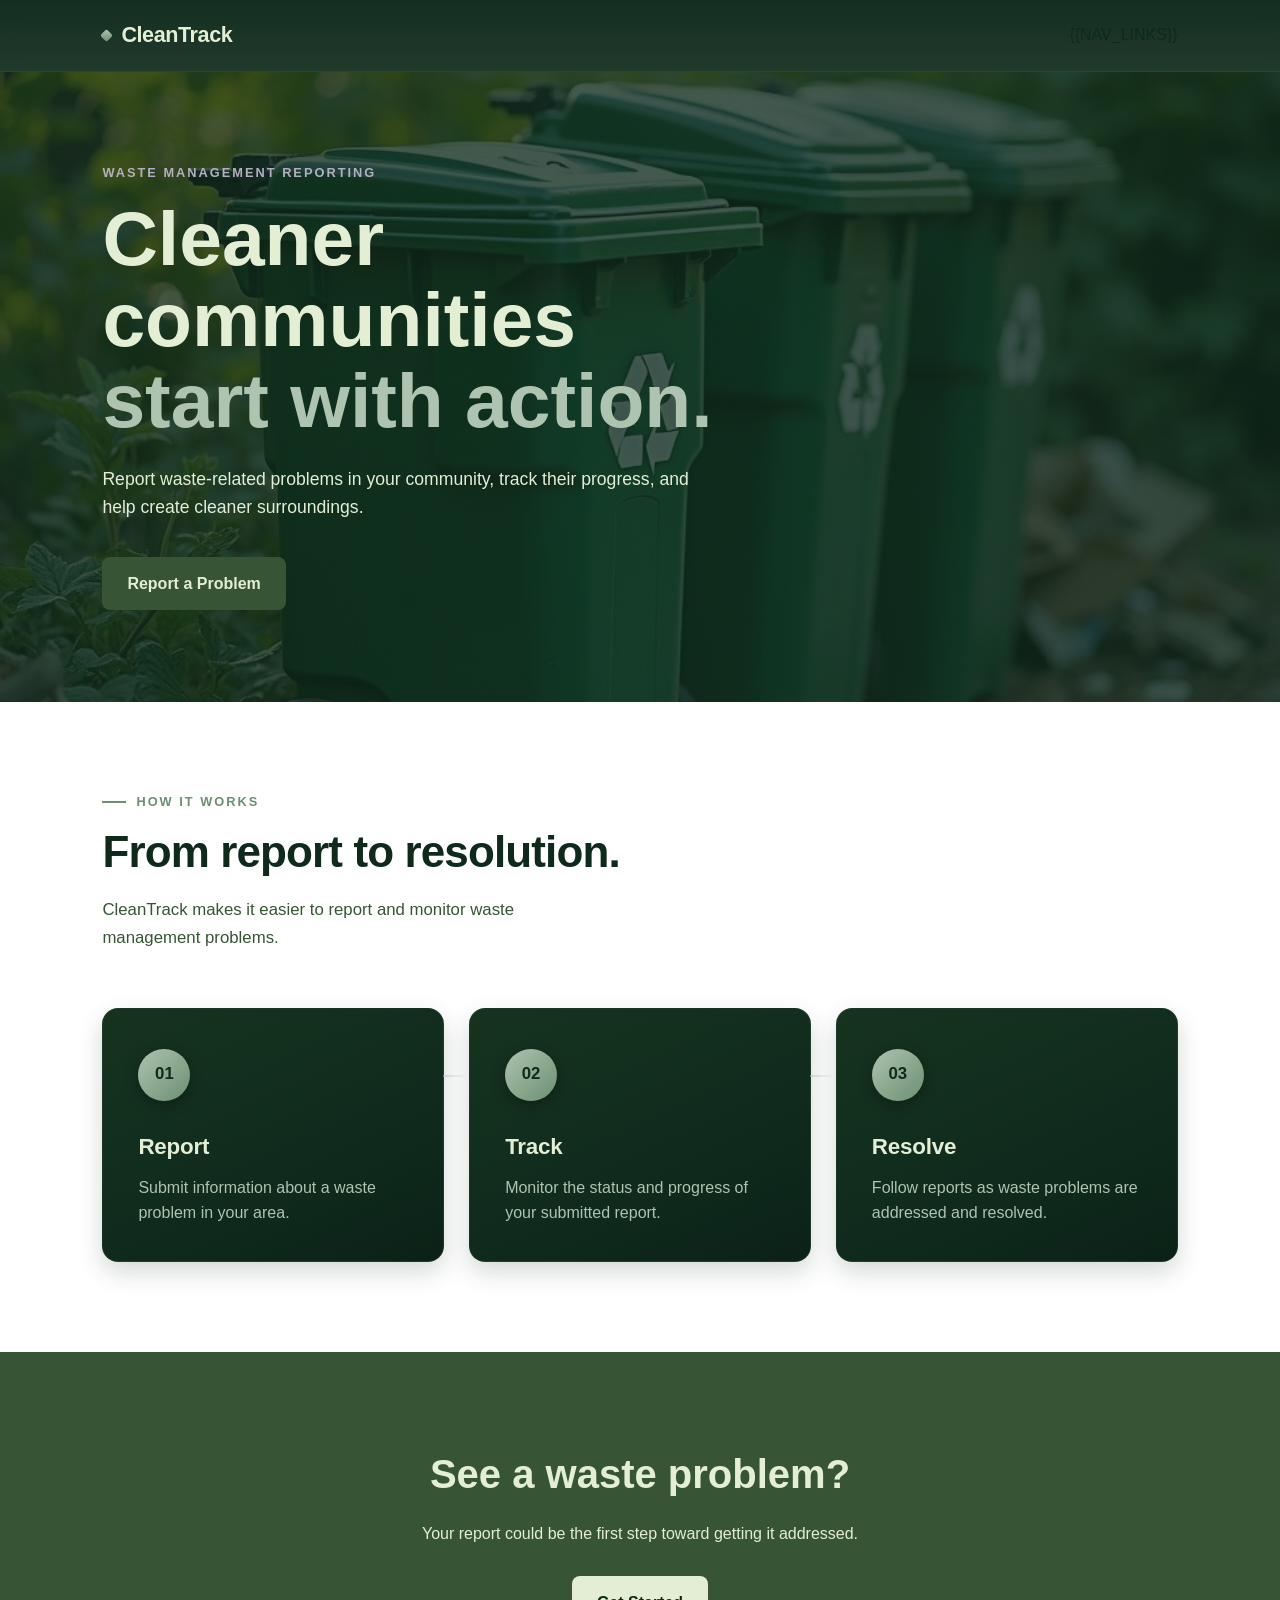
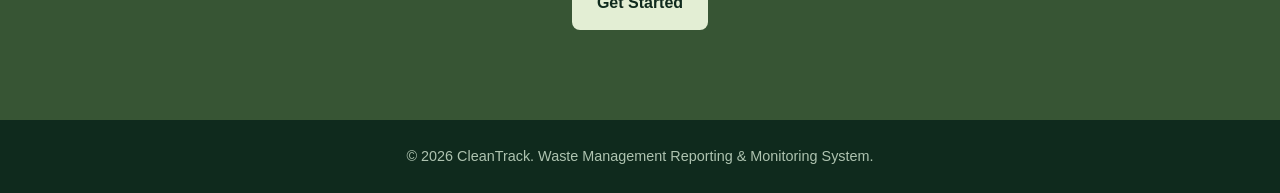
<file: pages/index.html>
<!DOCTYPE html>
<html lang="en">
<head>
    <meta charset="UTF-8">
    <meta name="viewport" content="width=device-width, initial-scale=1.0">
    <title>CleanTrack | Waste Management</title>
    <link rel="stylesheet" href="/static/css/style.css">
</head>
<body>
    <header>
        <nav class="navbar">
            <a href="/" class="logo">CleanTrack</a>
            <div class="nav-links">
                {{NAV_LINKS}}
            </div>
        </nav>
    </header>

    <main>
        <section class="hero">
            <div class="hero-content">
                <p class="section-title">WASTE MANAGEMENT REPORTING</p>
                <h1>
                    Cleaner communities <span>start with action.</span>
                </h1>
                <p class="hero-text">
                    Report waste-related problems in your community,
                    track their progress, and help create cleaner surroundings.
                </p>
                <div class="hero-buttons">
                    <a href="/login" class="button primary-button" id="report-problem-button">
                        Report a Problem
                    </a>
                </div>
            </div>
        </section>

        <section class="how-it-works">
            <div class="section-heading">
                <p class="section-title">HOW IT WORKS</p>
                <h2>From report to resolution.</h2>
                <p>
                    CleanTrack makes it easier to report and monitor
                    waste management problems.
                </p>
            </div>
            <div class="steps">
                <article class="step-card">
                    <div class="step-number">01</div>
                    <h3>Report</h3>
                    <p>Submit information about a waste problem in your area.</p>
                </article>

                <article class="step-card">
                    <div class="step-number">02</div>
                    <h3>Track</h3>
                    <p>Monitor the status and progress of your submitted report.</p>
                </article>

                <article class="step-card">
                    <div class="step-number">03</div>
                    <h3>Resolve</h3>
                    <p>Follow reports as waste problems are addressed and resolved.</p>
                </article>
            </div>
        </section>

        <section class="cta">
            <h2>See a waste problem?</h2>
            <p>Your report could be the first step toward getting it addressed.</p>
            <a href="/login" class="button secondary-button" id="get-started-button">Get Started</a>
        </section>
    </main>

    <footer>
        <p>&copy; 2026 CleanTrack. Waste Management Reporting & Monitoring System.</p>
    </footer>
</body>
</html>
</file>
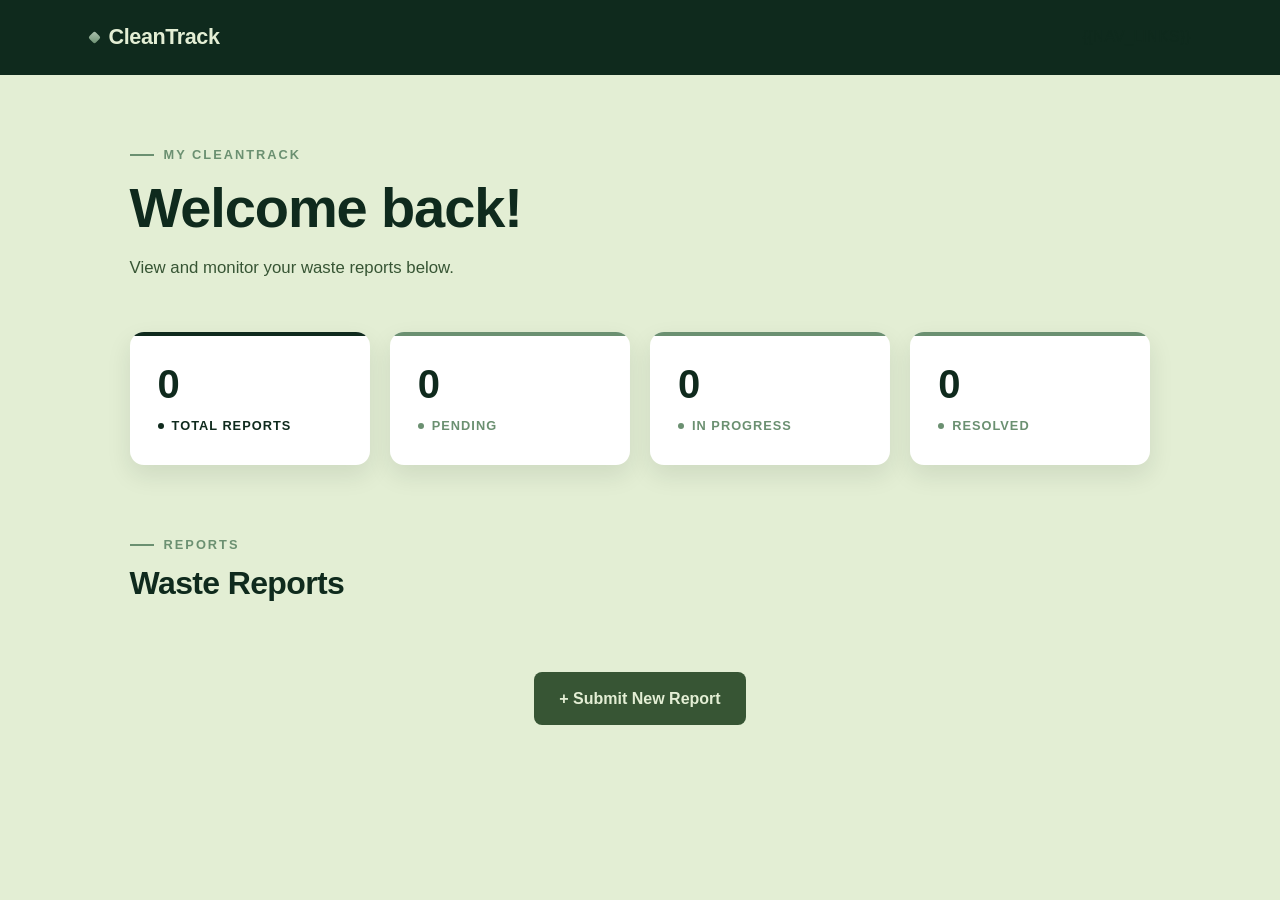
<file: pages/dashboard.html>
<!DOCTYPE html>
<html lang="en">
<head>
    <meta charset="UTF-8">
    <meta name="viewport" content="width=device-width, initial-scale=1.0">
    <title>Dashboard | CleanTrack</title>
    <link rel="stylesheet" href="/static/css/style.css">
</head>
<body class="dashboard-page">
    <header class="dashboard-navbar">
        <a href="/" class="logo">CleanTrack</a>
        <nav class="dashboard-nav">
            {{NAV_LINKS}}
        </nav>
    </header>
    <main class="dashboard-main">
        <!-- Welcome Section -->
        <section class="dashboard-header">
            <p class="section-title">MY CLEANTRACK</p>
            <h1 id="welcome-heading">Welcome back!</h1>
            <p>View and monitor your waste reports below.</p>
        </section>

        <!-- Statistics -->
        <section class="dashboard-stats">
            <div class="stat-card">
                <span class="stat-number" id="total-reports">0</span>
                <span class="stat-label">Total Reports</span>
            </div>
            <div class="stat-card">
                <span class="stat-number" id="pending-reports">0</span>
                <span class="stat-label">Pending</span>
            </div>
            <div class="stat-card">
                <span class="stat-number" id="in-progress-reports">0</span>
                <span class="stat-label">In Progress</span>
            </div>
            <div class="stat-card">
                <span class="stat-number" id="resolved-reports">0</span>
                <span class="stat-label">Resolved</span>
            </div>
        </section>

        <!-- Reports -->
        <section class="dashboard-reports">
            <div class="section-heading">
                <p class="section-title">REPORTS</p>
                <h2>Waste Reports</h2>
            </div>
            <div id="reports-container"></div>
        </section>
        <!-- Main Action -->
        <div class="dashboard-action">
            <a href="/report" class="button primary-button">
                + Submit New Report
            </a>
        </div>
    </main>
</body>
</html>
</file>
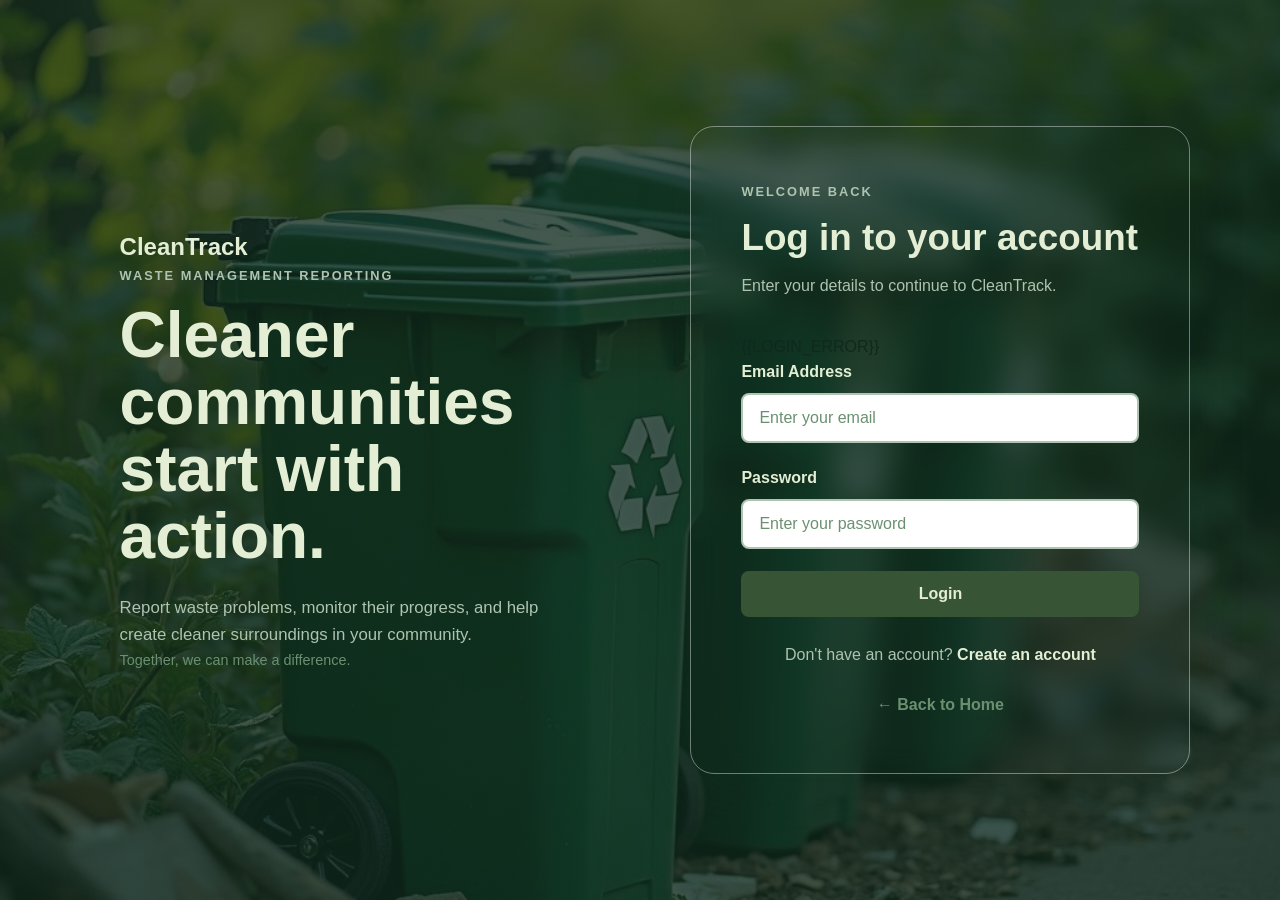
<file: pages/login.html>
<!DOCTYPE html>
<html lang="en">
<head>
    <meta charset="UTF-8">
    <meta name="viewport" content="width=device-width, initial-scale=1.0">
    <title>Login</title>
    <link rel="stylesheet" href="/static/css/style.css">
</head>
<body class="login-page">
    <main class="login-container">

        <!-- Left Side -->
        <section class="login-brand">
            <a href="/" class="login-logo">CleanTrack</a>
            <div class="brand-content">
                <p class="section-title">WASTE MANAGEMENT REPORTING</p>
                <h1>Cleaner communities start with action.</h1>
                <p>
                    Report waste problems, monitor their progress,
                    and help create cleaner surroundings in your community.
                </p>
            </div>
            <p class="brand-footer">Together, we can make a difference.</p>
        </section>

        <!-- Right Side -->
        <section class="login-form-section">
            <div class="login-form-container">
                <p class="section-title">WELCOME BACK</p>
                <h2>Log in to your account</h2>
                <p class="login-description">Enter your details to continue to CleanTrack.</p>
                {{LOGIN_ERROR}}
                <form action="/login" method="POST">
                    <div class="form-group">
                        <label for="email">Email Address</label>
                        <input
                            type="email"
                            id="email"
                            name="email"
                            placeholder="Enter your email"
                            required
                        >
                    </div>
                    <div class="form-group">
                        <label for="password">Password</label>
                        <input
                            type="password"
                            id="password"
                            name="password"
                            placeholder="Enter your password"
                            required
                        >
                    </div>
                    <button type="submit" class="button login-button">Login</button>
                </form>

                <p class="register-text">
                    Don't have an account?
                    <a href="/register">Create an account</a>
                </p>
                <a href="/" class="back-home">← Back to Home</a>
            </div>
        </section>
    </main>
</body>
</html>
</file>
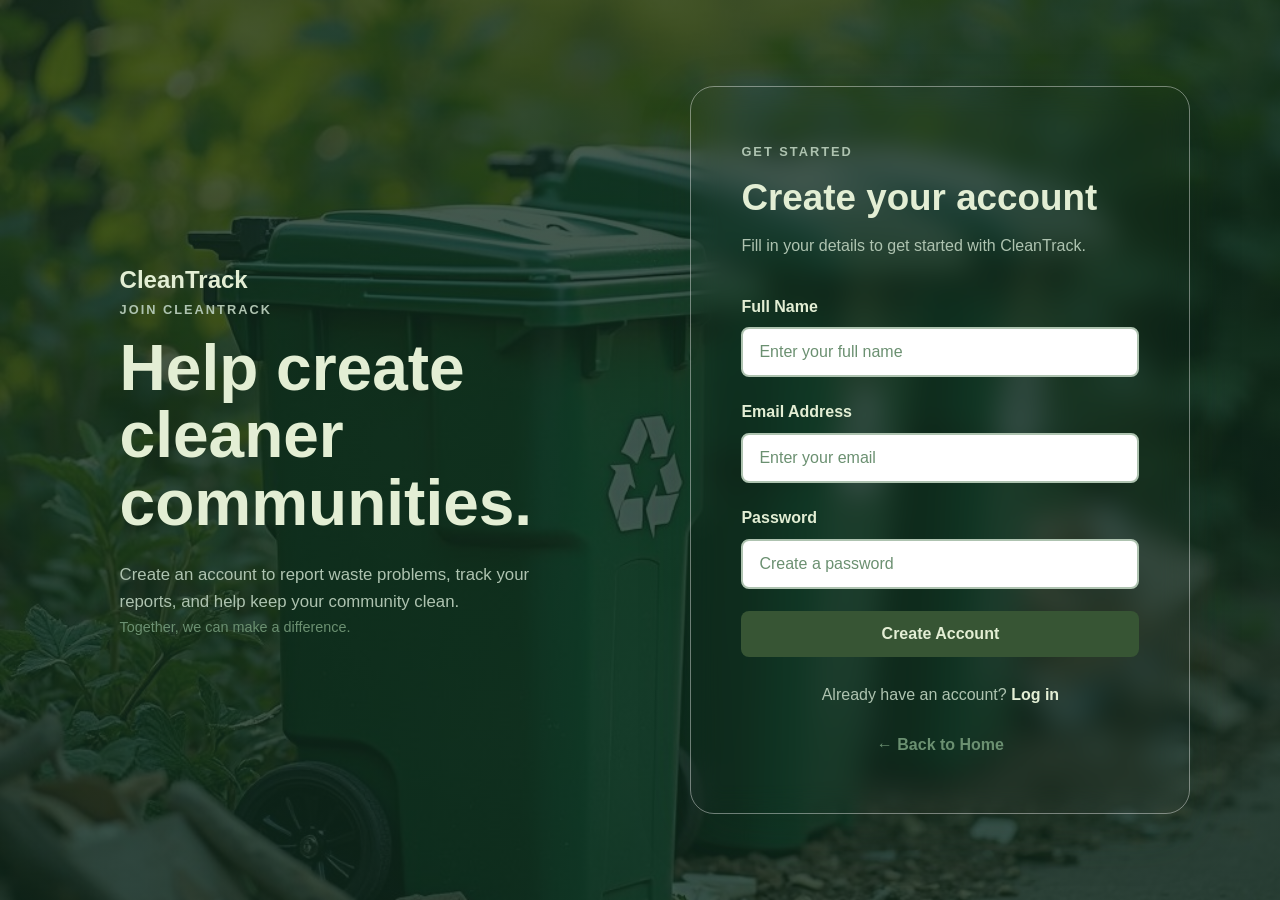
<file: pages/register.html>
<!DOCTYPE html>
<html lang="en">
<head>
    <meta charset="UTF-8">
    <meta name="viewport" content="width=device-width, initial-scale=1.0">
    <title>Create Account | CleanTrack</title>
    <link rel="stylesheet" href="/static/css/style.css">
</head>
<body class="login-page">
    <main class="login-container">
        <!-- Left Side -->
        <section class="login-brand">
            <a href="/" class="login-logo">CleanTrack</a>
            <div class="brand-content">
                <p class="section-title">JOIN CLEANTRACK</p>
                <h1>Help create cleaner communities.</h1>
                <p>
                    Create an account to report waste
                    problems, track your reports, and
                    help keep your community clean.
                </p>
            </div>
            <p class="brand-footer">Together, we can make a difference.</p>
        </section>

        <!-- Right Side -->
        <section class="login-form-section">
            <div class="login-form-container">
                <p class="section-title">GET STARTED</p>

                <h2>Create your account</h2>

                <p class="login-description">
                    Fill in your details to get started with CleanTrack.
                </p>
                
                <form action="/register" method="POST">
                    <div class="form-group">
                        <label for="name">Full Name</label>
                        <input
                            type="text"
                            id="name"
                            name="name"
                            placeholder="Enter your full name"
                            required
                        >
                    </div>
                    <div class="form-group">
                        <label for="email">Email Address</label>
                        <input
                            type="email"
                            id="email"
                            name="email"
                            placeholder="Enter your email"
                            required
                        >
                    </div>
                    <div class="form-group">
                        <label for="password">Password</label>
                        <input
                            type="password"
                            id="password"
                            name="password"
                            placeholder="Create a password"
                            required
                        >
                    </div>
                    <button type="submit" class="button login-button">
                        Create Account
                    </button>
                </form>
                <p class="register-text">
                    Already have an account?
                    <a href="/login">Log in</a>
                </p>
                <a href="/" class="back-home">← Back to Home</a>
            </div>
        </section>
    </main>
</body>
</html>
</file>
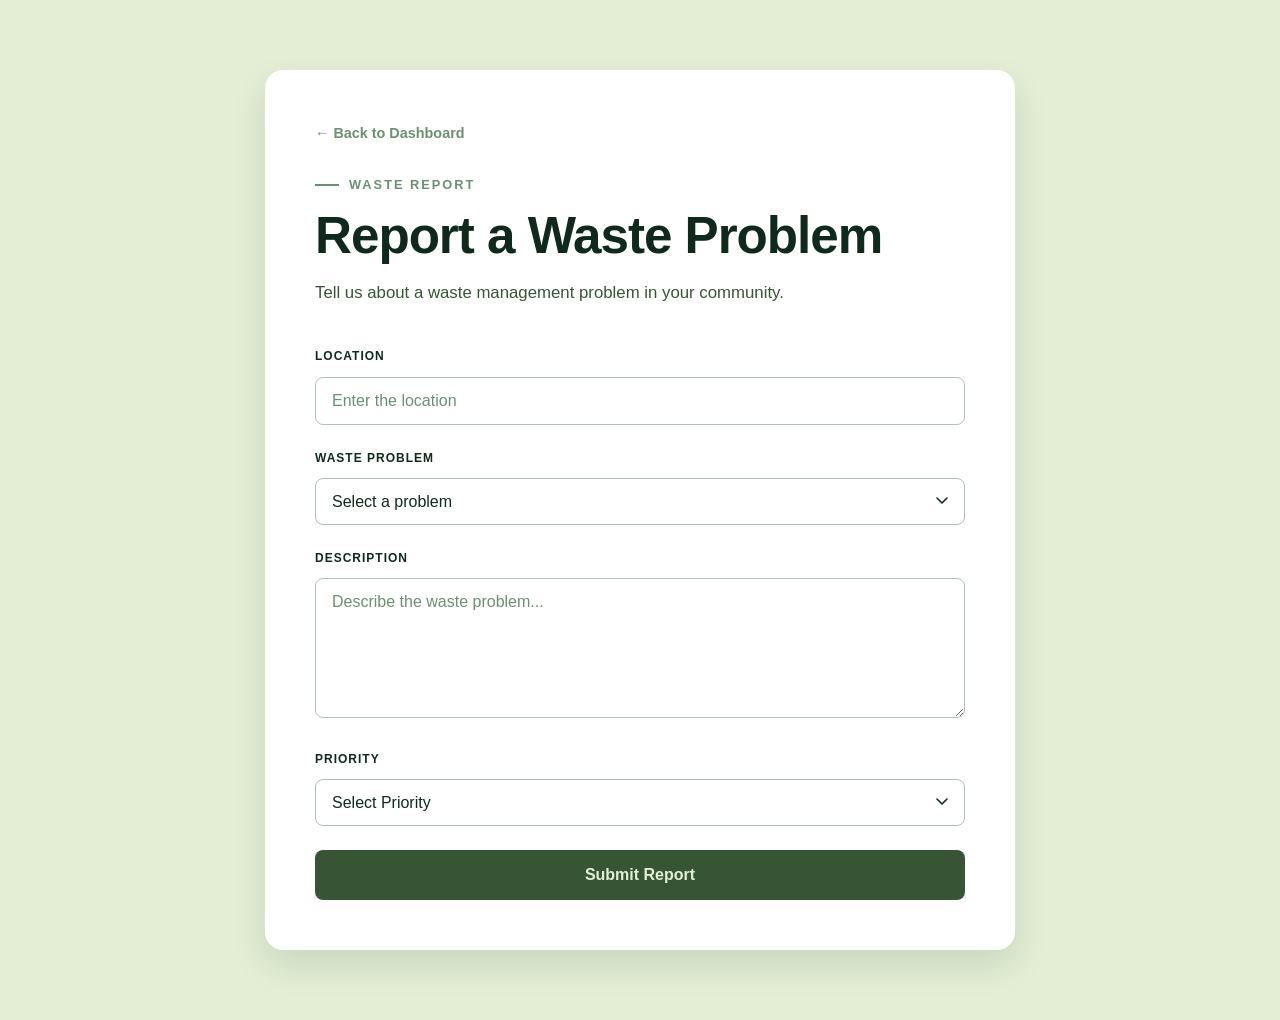
<file: pages/report.html>
<!DOCTYPE html>
<html lang="en">
<head>
    <meta charset="UTF-8">
    <meta
        name="viewport"
        content="width=device-width, initial-scale=1.0"
    >
    <title>Submit Report | CleanTrack</title>
    <link rel="stylesheet" href="/static/css/style.css">
</head>
<body>
    <main class="report-page">
        <section class="report-container">
            <a href="/dashboard" class="back-dashboard">
                ← Back to Dashboard
            </a>
            <p class="section-title">WASTE REPORT</p>
            <h1>Report a Waste Problem</h1>
            <p class="report-description">
                Tell us about a waste management problem in your community.
            </p>

            <form action="/reports" method="POST" class="report-form">
                <div class="form-group">
                    <label for="location">Location</label>
                    <input
                        type="text"
                        id="location"
                        name="location"
                        placeholder="Enter the location"
                        required
                    >
                </div>
                <div class="form-group">
                    <label for="problem">Waste Problem</label>
                    <select
                        id="problem"
                        name="problem"
                        required
                    >
                        <option value="">Select a problem</option>
                        <option value="Uncollected waste">Uncollected Waste</option>
                        <option value="Illegal dumping">Illegal Dumping</option>
                        <option value="Overflowing garbage">Overflowing Garbage</option>
                        <option value="Blocked drainage">Blocked Drainage</option>
                    </select>
                </div>
                <div class="form-group">
                    <label for="description">Description</label>
                    <textarea
                        id="description"
                        name="description"
                        placeholder="Describe the waste problem..."
                        rows="6"
                        required
                    ></textarea>
                </div>
                <div class="form-group">
                    <label for="priority">Priority</label>
                    <select
                        id="priority"
                        name="priority"
                        required
                    >
                        <option value="">Select Priority</option>
                        <option value="Low">Low</option>
                        <option value="Medium">Medium</option>
                        <option value="High">High</option>
                    </select>
                </div>

                <button type="submit" class="button">Submit Report</button>

            </form>
        </section>
    </main>
</body>
</html>
</file>
<file: static/css/style.css>
/*General Styles*/
*{
    margin: 0;
    padding: 0;
    box-sizing: border-box;
}

:root{
    --bg: #E3EED4;
    --dark: #0F2A1D;
    --dark-soft: #16331f;
    --mid: #375534;
    --sage: #AEC3B0;
    --accent: #6B9071;
    --white: #FFFFFF;
}

body{
    font-family: Arial, sans-serif;
    background-color: var(--bg);
    color: var(--dark);
    line-height: 1.6;
}

a{
    text-decoration: none;
    color: inherit;
}

/*Navigation*/
.navbar{
    position: sticky;
    top: 0;
    z-index: 100;
    background: linear-gradient(180deg, rgba(15,42,29,0.98), rgba(15,42,29,0.92));
    backdrop-filter: blur(10px);
    border-bottom: 1px solid rgba(174,195,176,0.15);
    display: flex;
    justify-content: space-between;
    align-items: center;
    padding: 18px 8%;
}

.logo{
    display: flex;
    align-items: center;
    gap: 10px;
    color: var(--bg);
    font-size: 1.35rem;
    font-weight: 800;
    letter-spacing: -0.02em;
}

.logo::before{
    content: "";
    width: 9px;
    height: 9px;
    border-radius: 2px;
    background: linear-gradient(135deg, var(--sage), var(--accent));
    transform: rotate(45deg);
    flex-shrink: 0;
}

.nav-links{
    display: flex;
    align-items: center;
    gap: 8px;
}

.nav-links a,
.dashboard-nav a{
    position: relative;
    color: var(--sage);
    font-size: 0.95rem;
    font-weight: 500;
    padding: 8px 14px;
    transition: color 0.2s ease;
}

.nav-links a:not(:last-child)::after,
.dashboard-nav a:not(:last-child)::after{
    content: "";
    position: absolute;
    left: 14px;
    right: 14px;
    bottom: 4px;
    height: 1.5px;
    background: var(--sage);
    transform: scaleX(0);
    transform-origin: left;
    transition: transform 0.25s ease;
}

.nav-links a:not(:last-child):hover,
.dashboard-nav a:not(:last-child):hover{
    color: var(--white);
}

.nav-links a:not(:last-child):hover::after,
.dashboard-nav a:not(:last-child):hover::after{
    transform: scaleX(1);
}

.nav-links a:last-child,
.dashboard-nav a:last-child{
    color: var(--bg);
    border: 1px solid rgba(174,195,176,0.35);
    border-radius: 999px;
    padding: 8px 20px;
    transition: background 0.2s ease, border-color 0.2s ease, color 0.2s ease;
}

.nav-links a:last-child:hover,
.dashboard-nav a:last-child:hover{
    background: var(--accent);
    border-color: var(--accent);
    color: var(--dark);
}

/*Hero*/
.hero{
    min-height: 70vh;
    display: flex;
    align-items: center;
    padding: 80px 8%;

    background-image:
        linear-gradient(
            rgba(15, 42, 29, 0.78),
            rgba(15, 42, 29, 0.78)
        ),
        url("/static/images/hero.jpg");
    background-size: cover;
    background-position: center;
}

.hero-content{
    max-width: 700px;
}

.section-title{
    color: #b4aec3;
    font-size: 0.8rem;
    font-weight: bold;
    letter-spacing: 2px;
    margin-bottom: 15px;
}

.hero h1{
    color: #E3EED4;
    font-size: clamp(2.5rem, 6vw, 5rem);
    line-height: 1.05;
    margin-bottom: 25px;
}

.hero h1 span{
    color: #AEC3B0;
    display: block;
}

.hero-text{
    color: #E3EED4;
    font-size: 1.1rem;
    max-width: 600px;
    margin-bottom: 35px;
}

/*Buttons*/
.button{
    display: inline-block;
    padding: 14px 25px;
    border-radius: 8px;
    font-weight: bold;
    transition: 0.2s;
}

.primary-button{
    background-color: #375534;
    color: #E3EED4;
}

.primary-button:hover{
    background-color: #0F2A1D;
    transform: translateY(-2px);
}

/*How It Works*/
.how-it-works{
    background-color: #FFFFFF;
    padding: 90px 8%;
}

.section-heading{
    max-width: 600px;
    margin-bottom: 55px;
}

.section-heading .section-title{
    display: flex;
    align-items: center;
    gap: 10px;
    color: var(--accent);
}
 
.section-heading .section-title::before{
    content: "";
    width: 24px;
    height: 2px;
    background: var(--accent);
    flex-shrink: 0;
}

.section-heading h2{
    color: #0F2A1D;
    font-size: clamp(2rem, 4vw, 2.75rem);
    font-weight: 800;
    line-height: 1.15;
    letter-spacing: -0.02em;
    margin-bottom: 18px;
}

.section-heading > p:last-child{
    color: var(--mid);
    font-size: 1.05rem;
    line-height: 1.7;
    max-width: 480px;
}

.steps{
    display: grid;
    grid-template-columns: repeat(3, 1fr);
    gap: 25px;
}

.step-card{
    position: relative;
    background: linear-gradient(155deg, var(--dark-soft) 0%, var(--dark) 65%, #0b2117 100%);
    border: 1px solid rgba(174,195,176,0.08);
    padding: 40px 35px 35px;
    border-radius: 16px;
    box-shadow: 0 10px 25px rgba(15, 42, 29, 0.18);
    transition: transform 0.25s ease, box-shadow 0.25s ease, border-color 0.25s ease;
}

.step-number{
    width: 52px;
    height: 52px;
    border-radius: 50%;
    display: flex;
    align-items: center;
    justify-content: center;
    background: linear-gradient(135deg, var(--sage), var(--accent));
    color: var(--dark);
    font-size: 1.05rem;
    font-weight: 800;
    margin-bottom: 28px;
    box-shadow: 0 4px 14px rgba(0,0,0,0.28);
    transition: transform 0.25s ease;
}

/* connects each card to the next — the report/track/resolve pipeline */
.step-card:not(:last-child)::after{
    content: "";
    position: absolute;
    top: 66px;
    right: -25px;
    width: 25px;
    height: 2px;
    background: linear-gradient(90deg, rgba(174,195,176,0.55), rgba(174,195,176,0));
    z-index: 2;
}

.step-card h3{
    color: #E3EED4;
    font-size: 1.4rem;
    letter-spacing: -0.01em;
    margin-bottom: 10px;
}

.step-card p{
    color: #AEC3B0;
}

.step-card:hover{
    transform: translateY(-6px);
    border-color: rgba(174,195,176,0.3);
    box-shadow: 0 18px 34px rgba(15, 42, 29, 0.28);
}

.step-card:hover .step-number{
    transform: scale(1.08);
}

@media (max-width: 860px){
    .steps{
        grid-template-columns: 1fr;
    }
    .step-card:not(:last-child)::after{
        display: none;
    }
}

/*Call To Action*/
.cta{
    background-color: #375534;
    color: #E3EED4;
    text-align: center;
    padding: 90px 8%;
}

.cta h2{
    font-size: 2.5rem;
    margin-bottom: 15px;
}

.cta p{
    margin-bottom: 30px;
}

.secondary-button{
    background-color: #E3EED4;
    color: #0F2A1D;
}

.secondary-button:hover{
    background-color: #FFFFFF;
}

/*footer*/
footer{
    background-color: #0F2A1D;
    color: #AEC3B0;
    text-align: center;
    padding: 25px 8%;
    font-size: 0.9rem;
}

/*Login Page*/
.login-page{
    min-height: 100vh;
    background-image:
        linear-gradient(rgba(15, 42, 29, 0.78), rgba(15, 42, 29, 0.78)),
        url("/static/images/hero.jpg");
    background-size: cover;
    background-position: center;
    background-attachment: fixed;
}

/* Main Login Layout */
.login-container{
    min-height: 100vh;
    display: flex;
    align-items: center;
    justify-content: space-between;
    padding: 50px 7%;
}

@media (max-width: 768px){
    .login-container {
        display: block !important;
        width: 100vw !important;
        padding: 20px !important;
    }

    .login-brand {
        display: block !important;
        width: 100% !important;
        max-width: none !important;
        min-width: 0 !important;
        padding: 20px 0 !important;
    }

    .brand-content {
        display: block !important;
        width: 100% !important;
        max-width: none !important;
        min-width: 0 !important;
    }

}

/*Login Brand Section*/
.login-brand{
    background-color: transparent;
    color: #E3EED4;
    width: 48%;
    max-width: 600px;
    padding: 30px;
    display: flex;
    flex-direction: column;
    justify-content: space-between;
}

.login-logo{
    color: #E3EED4;
    font-size: 1.5rem;
    font-weight: bold;
}

.brand-content {
    max-width: 500px;
}

.brand-content .section-title{
    color: #AEC3B0;
}

.brand-content h1{
    font-size: clamp(2.5rem, 5vw, 4.5rem);
    line-height: 1.05;
    margin-bottom: 25px;
}

.brand-content > p:last-child{
    color: #AEC3B0;
    font-size: 1.05rem;
}

.brand-footer{
    color: #6B9071;
    font-size: 0.9rem;
}


/*Login Form Section*/
.login-form-section{
    width: 100%;
    max-width: 500px;
    background-color: rgba (227, 238, 212, 0.72);
    backdrop-filter: blur(14px);
    -webkit-backdrop-filter: blur(14px);
    border: 1px solid rgba(255, 255, 255, 0.4);
    border-radius: 24px;
    box-shadow: 0 20px 50px rgba(15, 42, 29, 0.25);
    display:  flex;
    align-items: center;
    justify-content: center;
    padding: 55px 50px;  
}

.login-form-container{
    width: 100%;
    max-width: 450px;
}

.login-form-container .section-title{
    color: #AEC3B0;
    font-weight: bold;}

.login-form-container h2{
    color: #E3EED4;
    font-size: 2.3rem;
    line-height: 1.1;
    margin-bottom: 15px;
}

@media (max-width: 768px){
    .login-form-section {
        padding: 35px 25px !important;
    }
}

.login-description{
    color: #AEC3B0;
    margin-bottom: 35px;
}

.login-error {
    background-color: #f8d7da;
    color: #842029;
    padding: 12px 15px;
    border-radius: 8px;
    margin-bottom: 20px;
    font-size: 0.95rem;
    border-left: 3px solid #842029;
}

/*Form Fields*/
.form-group{
    margin-bottom: 22px;
}

.form-group label{
    display: block;
    color: #E3EED4;
    font-weight: bold;
    margin-bottom: 8px;
}

.form-group input{
    width: 100%;
    padding: 14px 16px;
    border: 2px solid #AEC3B0;
    border-radius: 8px;
    background-color: #FFFFFF;
    color: #0F2A1D;
    font-size: 1rem;
    outline: none;
    transition: border-color 0.2s, box-shadow 0.2s;
}

.form-group input:focus{
    border-color: #375534;
    box-shadow: 0 0 0 3px rgba(55, 85, 52, 0.15);
}

.form-group input::placeholder{
    color: #6B9071;
}

/*Login Button*/
.login-button{
    width: 100%;
    border: none;
    background-color: #375534;
    color: #E3EED4;
    font-size: 1rem;
    cursor: pointer;
}

.login-button:hover{
    background-color: #0F2A1D;
    transform: translateY(-2px);
}


/*Register / Home Links*/
.register-text{
    text-align: center;
    color: #AEC3B0;
    margin-top: 25px;
}

.register-text a{
    color: #E3EED4;
    font-weight: bold;
}

.register-text a:hover{
    color: #6B9071;
}

.back-home{
    display: block;
    text-align: center;
    color: #6B9071;
    margin-top: 25px;
    font-weight: 600;
    transition: color 0.2s ease, gap 0.2s ease;

}

.back-home:hover{
    color: #375534;
}

.report-actions{
    display: flex;
    gap: 10px;
    margin-top: 20px;
}

.delete-form{
    margin: 0;
}

.delete-button{
    cursor: pointer;
}

.status-control{
    margin-top: 20px;
    padding-top: 15px;
    border-top: 1px solid rgba(255, 255, 255, 0.15);
}

.status-control form{
    display: flex;
    align-items: center;
    gap: 10px;
    flex-wrap: wrap;
}

.status-control select{
    padding: 10px;
    border-radius: 8px;
}

.report-search{
    margin-bottom: 30px;
    padding: 20px;
    border-radius: 12px;
}

.search-row{
    display: flex;
    gap: 10px;
    margin-top: 10px;
}

.search-row input{
    flex: 1;
}

.report-search form{
    display: flex;
    gap: 15px;
    align-items: end;
    flex-wrap: wrap;
}

.search-field{
    display: flex;
    flex-direction: column;
    gap: 6px;
}

.search-field input, .search-field select{
    padding: 10px;
    border-radius: 8px;
}

/* Dashboard */
.dashboard-page {
    background-color: #E3EED4;
    color: #0F2A1D;
    min-height: 100vh;
}

.dashboard-navbar {
    background-color: #0F2A1D;
    padding: 20px 7%;
    display: flex;
    align-items: center;
    justify-content: space-between;
}

.dashboard-navbar .logo {
    color: #E3EED4;
}

.dashboard-nav {
    display: flex;
    align-items: center;
    gap: 25px;
}

.dashboard-nav a {
    color: #AEC3B0;
    font-size: 0.95rem;
    transition: color 0.2s ease;
}

.dashboard-nav a:hover {
    color: #E3EED4;
}

.dashboard-main {
    width: 100%;
    max-width: 1200px;
    margin: 0 auto;
    padding: 70px 7%;
}

/* Welcome header */
.dashboard-header {
    margin-bottom: 50px;
    max-width: 600px;
}

.dashboard-header .section-title {
    display: flex;
    align-items: center;
    gap: 10px;
    color: #6B9071;
    margin-bottom: 12px;
}

.dashboard-header .section-title::before {
    content: "";
    width: 24px;
    height: 2px;
    background: #6B9071;
    flex-shrink: 0;
}

.dashboard-header h1 {
    color: #0F2A1D;
    font-size: clamp(2.2rem, 5vw, 3.5rem);
    font-weight: 800;
    letter-spacing: -0.02em;
    line-height: 1.1;
    margin-bottom: 15px;
}

.dashboard-header > p:last-child {
    color: #375534;
    font-size: 1.05rem;
    line-height: 1.7;
}

/* Stat cards — each status gets its own accent so the row reads at a glance */
.dashboard-stats {
    display: grid;
    grid-template-columns: repeat(4, 1fr);
    gap: 20px;
    margin-bottom: 70px;
}

.stat-card {
    position: relative;
    background-color: #FFFFFF;
    padding: 32px 28px 28px;
    border-radius: 14px;
    overflow: hidden;
    box-shadow: 0 10px 25px rgba(15, 42, 29, 0.10);
    display: flex;
    flex-direction: column;
    transition: transform 0.2s ease, box-shadow 0.2s ease;
}

.stat-card::before {
    content: "";
    position: absolute;
    top: 0;
    left: 0;
    right: 0;
    height: 4px;
    background: var(--stat-accent, #6B9071);
}

.dashboard-stats .stat-card:nth-child(1) { --stat-accent: #0F2A1D; }
.dashboard-stats .stat-card:nth-child(2) { --stat-accent: #6B9071; }
.dashboard-stats .stat-card:nth-child(3) { --stat-accent: #6B9071; }
.dashboard-stats .stat-card:nth-child(4) { --stat-accent: #6B9071; }

.stat-card:hover {
    transform: translateY(-4px);
    box-shadow: 0 15px 30px rgba(15, 42, 29, 0.15);
}

.stat-number {
    color: #0F2A1D;
    font-size: 2.5rem;
    font-weight: 800;
    line-height: 1;
    margin-bottom: 12px;
}

.stat-label {
    display: flex;
    align-items: center;
    gap: 8px;
    color: var(--stat-accent, #6B9071);
    font-size: 0.8rem;
    text-transform: uppercase;
    letter-spacing: 1px;
    font-weight: bold;
}

.stat-label::before {
    content: "";
    width: 6px;
    height: 6px;
    border-radius: 50%;
    background: var(--stat-accent, #6B9071);
    flex-shrink: 0;
}

/* Reports section */
.dashboard-reports {
    margin-bottom: 40px;
}

.dashboard-reports .section-heading {
    margin-bottom: 30px;
    max-width: 600px;
}

.dashboard-reports .section-title {
    display: flex;
    align-items: center;
    gap: 10px;
    color: #6B9071;
    margin-bottom: 10px;
}

.dashboard-reports .section-title::before {
    content: "";
    width: 24px;
    height: 2px;
    background: #6B9071;
    flex-shrink: 0;
}

.dashboard-reports .section-heading h2 {
    color: #0F2A1D;
    font-size: clamp(1.6rem, 3vw, 2rem);
    font-weight: 800;
    letter-spacing: -0.02em;
}

.dashboard-action {
    margin-top: 20px;
    display: flex;
    justify-content: center;
}

/* Report Cards */
#reports-container {
    display: grid;
    grid-template-columns: repeat(2, 1fr);
    gap: 20px;
}

.report-card {
    background-color: #FFFFFF;
    border-radius: 14px;
    padding: 30px;
    margin-bottom: 0;
    box-shadow: 0 8px 20px rgba(15, 42, 29, 0.10);
    border-left: 5px solid #6B9071;
    transition: transform 0.2s ease, box-shadow 0.2s ease;
}

.report-card:hover {
    transform: translateY(-3px);
    box-shadow: 0 14px 26px rgba(15, 42, 29, 0.15);
}

.report-status {
    display: inline-block;
    background-color: #E3EED4;
    color: #375534;
    padding: 5px 12px;
    border-radius: 20px;
    font-size: 0.75rem;
    font-weight: bold;
    text-transform: uppercase;
    letter-spacing: 0.8px;
    margin-bottom: 12px;
}

.report-card h3 {
    color: #0F2A1D;
    font-size: 1.4rem;
    margin-bottom: 15px;
}

.report-card p {
    color: #375534;
    margin-bottom: 10px;
}

.report-card p strong {
    color: #0F2A1D;
}

.report-card small {
    display: block;
    color: #6B9071;
    margin-top: 18px;
}

.report-actions {
    display: flex;
    gap: 10px;
    margin-top: 25px;
}

.report-actions .button {
    padding: 10px 18px;
    font-size: 0.9rem;
}

.delete-button {
    border: none;
    background-color: #0F2A1D;
    color: #E3EED4;
}

.delete-button:hover {
    background-color: #375534;
    transform: translateY(-2px);
}

@media (max-width: 768px) {
    .dashboard-navbar {
        padding: 18px 5%;
    }

    .dashboard-nav {
        gap: 12px;
    }

    .dashboard-nav a {
        font-size: 0.85rem;
    }

    .dashboard-main {
        padding: 45px 5%;
    }

    .dashboard-header {
        margin-bottom: 35px;
    }

    .dashboard-header h1 {
        font-size: 2.4rem;
    }

    .dashboard-stats {
        grid-template-columns: repeat(2, 1fr);
        gap: 15px;
        margin-bottom: 50px;
    }

    .stat-card {
        padding: 25px;
    }

    #reports-container {
        grid-template-columns: 1fr;
    }

    .report-card {
        padding: 25px 20px;
    }

    .report-actions {
        flex-wrap: wrap;
    }

    .report-page {
        padding: 35px 5%;
    }

    .report-container {
        padding: 35px 25px;
        border-radius: 14px;
    }

    .report-container h1 {
        font-size: 2.2rem;
    }

    .report-form .button {
        width: 100%;
    }
}

/* Report Forms */
.report-page {
    min-height: 100vh;
    background-color: #E3EED4;
    padding: 70px 7%;
}

.report-container {
    width: 100%;
    max-width: 750px;
    margin: 0 auto;
    background-color: #FFFFFF;
    padding: 50px;
    border-radius: 18px;
    box-shadow: 0 15px 35px rgba(15, 42, 29, 0.12);
}

/* Back link */
.back-dashboard {
    display: inline-flex;
    align-items: center;
    gap: 6px;
    color: #6B9071;
    font-size: 0.9rem;
    font-weight: 600;
    margin-bottom: 28px;
    transition: color 0.2s ease, gap 0.2s ease;
}

.back-dashboard:hover {
    color: #375534;
    gap: 10px;
}

.report-container .section-title {
    display: flex;
    align-items: center;
    gap: 10px;
    color: #6B9071;
    font-size: 0.8rem;
    font-weight: bold;
    text-transform: uppercase;
    letter-spacing: 2px;
    margin-bottom: 12px;
}

.report-container .section-title::before {
    content: "";
    width: 24px;
    height: 2px;
    background: #6B9071;
    flex-shrink: 0;
}

.report-container h1 {
    color: #0F2A1D;
    font-size: clamp(2.2rem, 5vw, 3.2rem);
    font-weight: 800;
    letter-spacing: -0.02em;
    line-height: 1.1;
    margin-bottom: 15px;
}

.report-description {
    color: #375534;
    font-size: 1.05rem;
    line-height: 1.7;
    max-width: 520px;
    margin-bottom: 40px;
}

.report-form .form-group {
    margin-bottom: 24px;
}

.report-form label {
    display: block;
    color: #0F2A1D;
    font-size: 0.75rem;
    font-weight: bold;
    text-transform: uppercase;
    letter-spacing: 1px;
    margin-bottom: 10px;
}

.report-form input,
.report-form select,
.report-form textarea {
    width: 100%;
    padding: 14px 16px;
    border: 1.5px solid #AEC3B0;
    border-radius: 8px;
    background-color: #FFFFFF;
    color: #0F2A1D;
    font-family: inherit;
    font-size: 1rem;
    outline: none;
    transition: border-color 0.2s ease, box-shadow 0.2s ease;
}

.report-form select {
    appearance: none;
    -webkit-appearance: none;
    background-image: url("data:image/svg+xml;utf8,<svg xmlns='http://www.w3.org/2000/svg' width='12' height='8' viewBox='0 0 12 8'><path d='M1 1L6 6L11 1' stroke='%230F2A1D' stroke-width='1.6' fill='none' stroke-linecap='round' stroke-linejoin='round'/></svg>");
    background-repeat: no-repeat;
    background-position: right 16px center;
    padding-right: 40px;
    cursor: pointer;
}

.report-form textarea {
    resize: vertical;
    min-height: 140px;
}

.report-form input:hover,
.report-form select:hover,
.report-form textarea:hover {
    border-color: #6B9071;
}

.report-form input:focus,
.report-form select:focus,
.report-form textarea:focus {
    border-color: #375534;
    box-shadow: 0 0 0 3px rgba(55, 85, 52, 0.15);
}

.report-form input::placeholder,
.report-form textarea::placeholder {
    color: #6B9071;
}

.report-form .button {
    display: block;
    width: 100%;
    border: none;
    background-color: #375534;
    color: #E3EED4;
    padding: 16px 25px;
    font-size: 1rem;
    cursor: pointer;
    margin-top: 12px;
    transition: background-color 0.2s ease, transform 0.2s ease;
}

.report-form .button:hover {
    background-color: #0F2A1D;
    transform: translateY(-2px);
}

@media (max-width: 768px) {
    .report-page {
        padding: 35px 5%;
    }

    .report-container {
        padding: 35px 25px;
        border-radius: 14px;
    }

    .report-container h1 {
        font-size: 2.2rem;
    }

    .report-form .button {
        width: 100%;
    }
}

.back-dashboard {
    display: inline-block;
    color: #6B9071;
    font-weight: bold;
    margin-bottom: 30px;
    transition: color 0.2s ease;
}

.back-dashboard:hover {
    color: #375534;
}

/* Admin Filters */
/* Search & filter panel */
.report-search {
    position: relative;
    background-color: #FFFFFF;
    padding: 28px 25px 25px;
    border-radius: 14px;
    box-shadow: 0 8px 20px rgba(15, 42, 29, 0.08);
    margin-bottom: 60px;
    overflow: hidden;
}

/* thin gradient runs across the three statuses this panel filters by */
.report-search::before {
    content: "";
    position: absolute;
    top: 0;
    left: 0;
    right: 0;
    height: 4px;
    background: linear-gradient(90deg, #6B9071, #375534, #AEC3B0);
}

.report-search form {
    display: grid;
    grid-template-columns: 1.5fr 1fr 1fr auto;
    gap: 18px;
    align-items: end;
}

.search-field {
    display: flex;
    flex-direction: column;
    gap: 8px;
}

.search-field label {
    color: #6B9071;
    font-size: 0.72rem;
    font-weight: bold;
    text-transform: uppercase;
    letter-spacing: 1px;
}

.search-field input,
.search-field select {
    width: 100%;
    padding: 12px 14px;
    border: 1.5px solid #AEC3B0;
    border-radius: 8px;
    background-color: #FFFFFF;
    color: #0F2A1D;
    font-family: inherit;
    font-size: 0.95rem;
    outline: none;
    transition: border-color 0.2s ease, box-shadow 0.2s ease;
}

/* custom chevron so selects don't fall back to the default OS arrow */
.search-field select {
    appearance: none;
    -webkit-appearance: none;
    background-image: url("data:image/svg+xml;utf8,<svg xmlns='http://www.w3.org/2000/svg' width='12' height='8' viewBox='0 0 12 8'><path d='M1 1L6 6L11 1' stroke='%230F2A1D' stroke-width='1.6' fill='none' stroke-linecap='round' stroke-linejoin='round'/></svg>");
    background-repeat: no-repeat;
    background-position: right 14px center;
    padding-right: 36px;
    cursor: pointer;
}

.search-field input:hover,
.search-field select:hover {
    border-color: #6B9071;
}

.search-field input:focus,
.search-field select:focus {
    border-color: #375534;
    box-shadow: 0 0 0 3px rgba(55, 85, 52, 0.15);
}

.report-search .button {
    border: none;
    background-color: #375534;
    color: #E3EED4;
    cursor: pointer;
    white-space: nowrap;
}

.report-search .button:hover {
    background-color: #0F2A1D;
    transform: translateY(-2px);
}

@media (max-width: 768px) {
    .report-search form {
        display: flex !important;
        flex-direction: column !important;
        align-items: stretch !important;
        width: 100% !important;
        gap: 15px;
    }

    .report-search .search-field {
        display: flex !important;
        flex-direction: column !important;
        width: 100% !important;
        flex: none !important;
    }

    .report-search .search-field input,
    .report-search .search-field select {
        width: 100% !important;
    }

    .report-search .button {
        width: 100% !important;
        flex: none !important;
    }
}

/* Status pill — color-coded to match the stat cards on the dashboard.
   Requires a modifier class from the backend, see note below. Falls
   back to the plain neutral pill if no modifier is present. */
.report-status {
    display: inline-flex;
    align-items: center;
    gap: 6px;
    background-color: #E3EED4;
    color: #375534;
    padding: 5px 12px;
    border-radius: 20px;
    font-size: 0.75rem;
    font-weight: bold;
    text-transform: uppercase;
    letter-spacing: 0.8px;
    margin-bottom: 12px;
}

.report-status::before {
    content: "";
    width: 6px;
    height: 6px;
    border-radius: 50%;
    background: currentColor;
}

.report-status.status-pending {
    background-color: rgba(107, 144, 113, 0.18);
    color: #375534;
}

.report-status.status-in-progress {
    background-color: rgba(55, 85, 52, 0.14);
    color: #0F2A1D;
}

.report-status.status-resolved {
    background-color: rgba(174, 195, 176, 0.4);
    color: #375534;
}

/* Inline status-update control at the bottom of each report card */
.status-control {
    margin-top: 24px;
    padding-top: 20px;
    border-top: 1px solid #E3EED4;
}

.status-control form {
    display: flex;
    align-items: flex-end;
    gap: 12px;
    flex-wrap: wrap;
}

.status-control label {
    display: block;
    color: #6B9071;
    font-size: 0.72rem;
    font-weight: bold;
    text-transform: uppercase;
    letter-spacing: 1px;
    margin-bottom: 8px;
}

.status-control select {
    padding: 10px 32px 10px 12px;
    border: 1.5px solid #AEC3B0;
    border-radius: 8px;
    background-color: #FFFFFF;
    color: #0F2A1D;
    font-family: inherit;
    font-size: 0.9rem;
    outline: none;
    appearance: none;
    -webkit-appearance: none;
    background-image: url("data:image/svg+xml;utf8,<svg xmlns='http://www.w3.org/2000/svg' width='12' height='8' viewBox='0 0 12 8'><path d='M1 1L6 6L11 1' stroke='%230F2A1D' stroke-width='1.6' fill='none' stroke-linecap='round' stroke-linejoin='round'/></svg>");
    background-repeat: no-repeat;
    background-position: right 12px center;
    cursor: pointer;
    transition: border-color 0.2s ease;
}

.status-control select:hover,
.status-control select:focus {
    border-color: #375534;
}

.status-control .button {
    background-color: transparent;
    color: #375534;
    border: 1.5px solid #375534;
    padding: 10px 18px;
    font-size: 0.85rem;
    cursor: pointer;
    white-space: nowrap;
    transition: background-color 0.2s ease, color 0.2s ease, transform 0.2s ease;
}

.status-control .button:hover {
    background-color: #375534;
    color: #E3EED4;
    transform: translateY(-2px);
}

@media (max-width: 768px) {
    .status-control form {
        flex-direction: column;
        align-items: stretch;
    }

    .status-control select,
    .status-control .button {
        width: 100%;
    }
}
</file>
